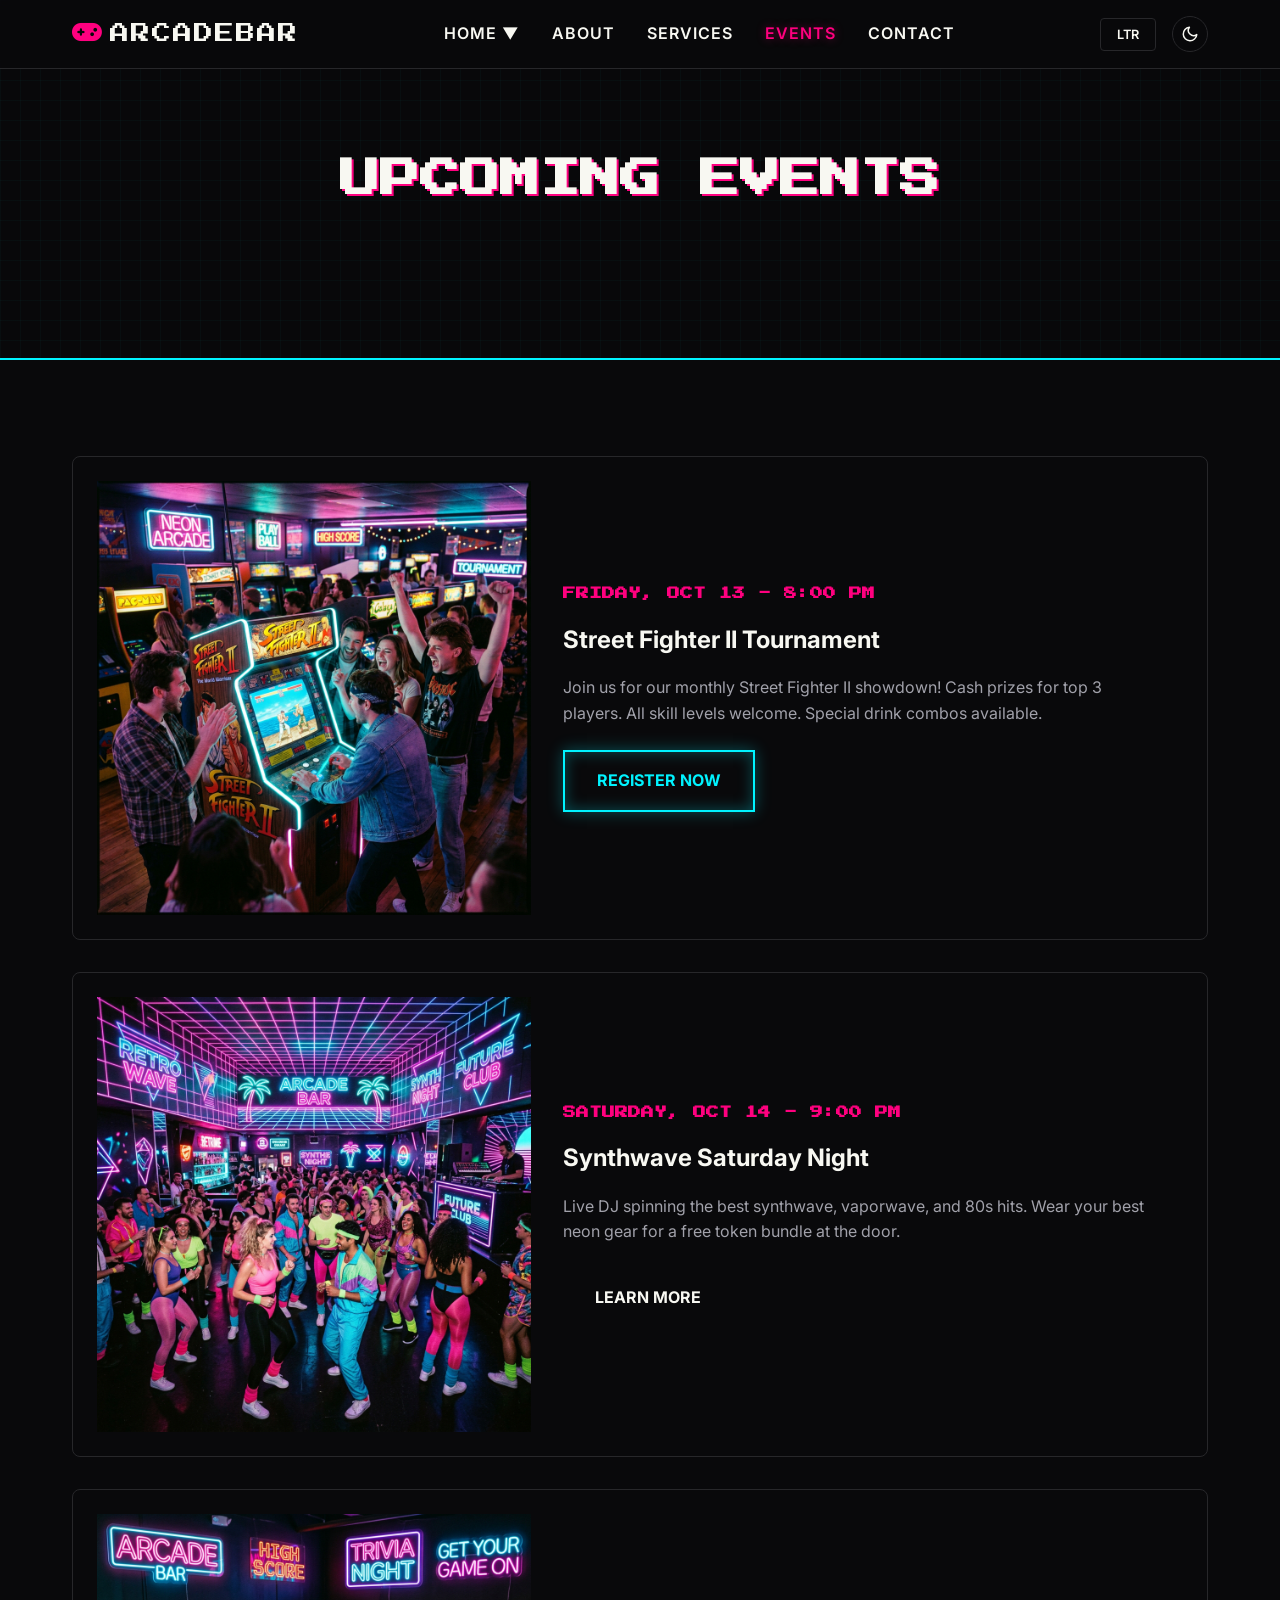
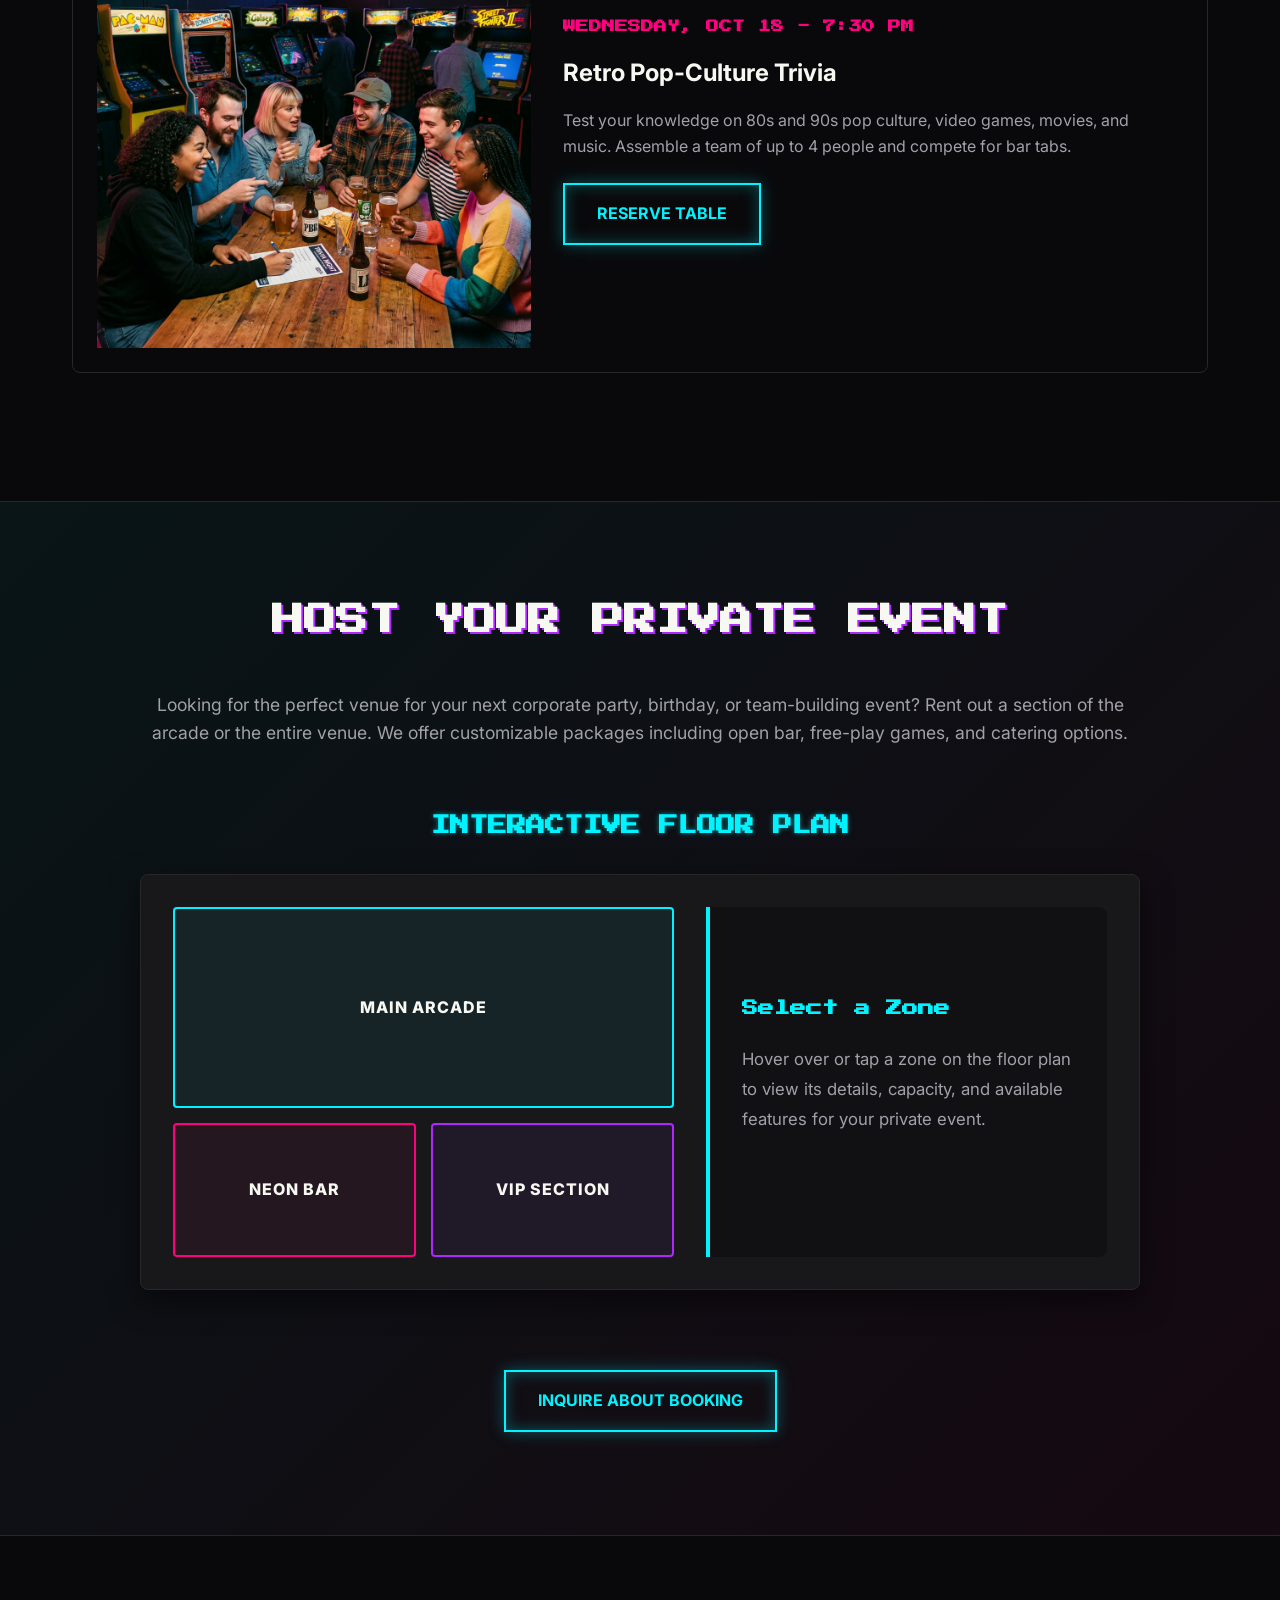
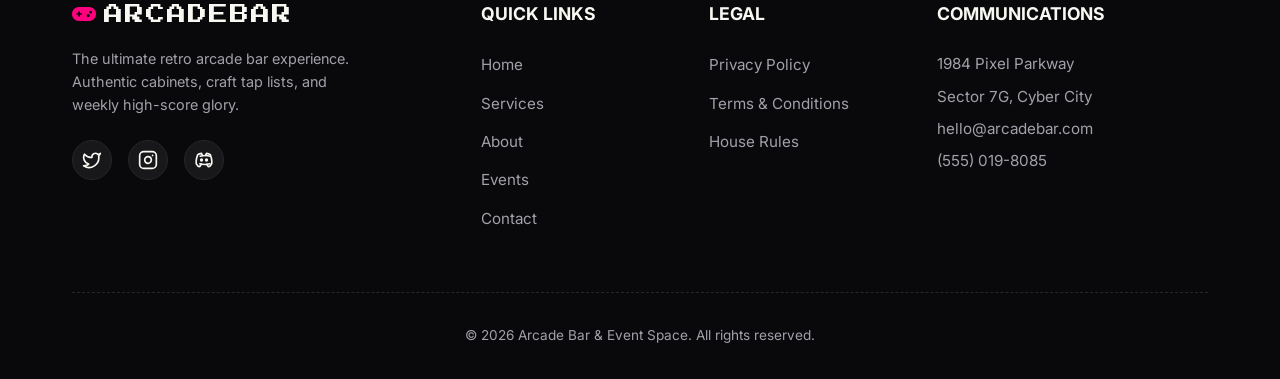
<file: events.html>
<!DOCTYPE html>
<html lang="en" dir="ltr">
<head>
  <meta charset="UTF-8">
  <meta name="viewport" content="width=device-width, initial-scale=1.0">
  <title>Events - Retro Arcade Bar</title>
  <link rel="icon" type="image/svg+xml" href="data:image/svg+xml,<svg xmlns='http://www.w3.org/2000/svg' viewBox='0 0 24 24' fill='none' stroke='%2300f3ff' stroke-width='2' stroke-linecap='round' stroke-linejoin='round'><rect x='4' y='14' width='16' height='6' rx='2'></rect><path d='M12 14v-8'></path><circle cx='12' cy='4' r='2' fill='%23ff007f' stroke='%23ff007f'></circle></svg>">
  <meta name="description" content="Check out the latest events, tournaments, and theme nights at Arcade Bar.">
  
  <!-- Google Fonts -->
  <link rel="preconnect" href="https://fonts.googleapis.com">
  <link rel="preconnect" href="https://fonts.gstatic.com" crossorigin>
  <link href="https://fonts.googleapis.com/css2?family=Inter:wght@300;400;600;800&family=Press+Start+2P&display=swap" rel="stylesheet">
  
  <link rel="stylesheet" href="style.css">
  <link rel="stylesheet" href="sections.css">
  <style>
    .events-section {
      padding: 6rem 0;
    }
    .event-card {
      background: var(--bg-card);
      border: 1px solid var(--border-color);
      border-radius: 8px;
      overflow: hidden;
      transition: transform 0.3s ease, box-shadow 0.3s ease;
      margin-bottom: 2rem;
      display: flex;
      flex-direction: column;
    }
    @media (min-width: 768px) {
      .event-card {
        flex-direction: row;
      }
    }
    .event-card:hover {
      transform: translateY(-5px);
      box-shadow: 0 10px 20px rgba(0, 243, 255, 0.1);
      border-color: var(--neon-cyan);
    }
    .event-image {
      width: 100%;
      height: 250px;
      object-fit: cover;
      background: #111;
    }
    @media (min-width: 768px) {
      .event-image {
        width: 40%;
        height: auto;
      }
    }
    .event-details {
      padding: 2rem;
      flex: 1;
      display: flex;
      flex-direction: column;
      justify-content: center;
    }
    .event-date {
      color: var(--neon-pink);
      font-family: var(--font-retro);
      font-size: 0.8rem;
      margin-bottom: 1rem;
    }
    .event-title {
      font-size: 1.5rem;
      margin-bottom: 1rem;
      color: var(--text-primary);
    }
    .event-desc {
      color: var(--text-secondary);
      margin-bottom: 1.5rem;
      line-height: 1.6;
    }
    .booking-section {
      padding: 6rem 0;
      background: linear-gradient(135deg, rgba(0,243,255,0.05), rgba(255,0,127,0.05));
      border-top: 1px solid var(--border-color);
      text-align: center;
    }
    .booking-content {
      max-width: 800px;
      margin: 0 auto;
    }
    .booking-content p {
      color: var(--text-secondary);
      margin-bottom: 2rem;
      line-height: 1.6;
      font-size: 1.1rem;
    }
  </style>
  <script>
    if (localStorage.getItem('arcade-theme') === 'light') {
      document.documentElement.setAttribute('data-theme', 'light');
    }
  </script>
  <!-- Font Awesome -->
  <link rel="stylesheet" href="https://cdnjs.cloudflare.com/ajax/libs/font-awesome/6.4.0/css/all.min.css">
</head>
<body class="dark-theme">

  <!-- Header -->
  <header class="header">
    <div class="header-container">
      <div class="logo">
        <a href="index.html" style="display: flex; align-items: center; gap: 8px;">
          <span class="logo-icon"><i class="fa-solid fa-gamepad" style="color: var(--neon-pink); font-size: 1.5rem;"></i></span>
          <span class="logo-text">ARCADE<span class="neon-cyan">BAR</span></span>
        </a>
      </div>

      <button class="hamburger" id="hamburger-btn" aria-label="Toggle Menu">
        <span></span>
        <span></span>
        <span></span>
      </button>
      
      <nav class="nav-links">
        <div class="dropdown">
          <button class="dropbtn">Home <span class="arrow">▼</span></button>
          <div class="dropdown-content">
            <a href="index.html">Home 1</a>
            <a href="home-2.html">Home 2</a>
          </div>
        </div>
        <a href="about.html" class="nav-item">About</a>
        <a href="services.html" class="nav-item">Services</a>
        <a href="events.html" class="nav-item active">Events</a>
        <a href="contact.html" class="nav-item">Contact</a>
      </nav>

      <div class="header-toggles">
        <button id="dir-toggle" class="toggle-btn" aria-label="Toggle Text Direction">LTR</button>
        <button id="theme-toggle" class="toggle-btn theme-btn" aria-label="Toggle Theme">
          <svg class="sun-icon" xmlns="http://www.w3.org/2000/svg" width="20" height="20" viewBox="0 0 24 24" fill="none" stroke="currentColor" stroke-width="2" stroke-linecap="round" stroke-linejoin="round"><circle cx="12" cy="12" r="5"></circle><line x1="12" y1="1" x2="12" y2="3"></line><line x1="12" y1="21" x2="12" y2="23"></line><line x1="4.22" y1="4.22" x2="5.64" y2="5.64"></line><line x1="18.36" y1="18.36" x2="19.78" y2="19.78"></line><line x1="1" y1="12" x2="3" y2="12"></line><line x1="21" y1="12" x2="23" y2="12"></line><line x1="4.22" y1="19.78" x2="5.64" y2="18.36"></line><line x1="18.36" y1="5.64" x2="19.78" y2="4.22"></line></svg>
          <svg class="moon-icon" xmlns="http://www.w3.org/2000/svg" width="20" height="20" viewBox="0 0 24 24" fill="none" stroke="currentColor" stroke-width="2" stroke-linecap="round" stroke-linejoin="round"><path d="M21 12.79A9 9 0 1 1 11.21 3 7 7 0 0 0 21 12.79z"></path></svg>
        </button>
      </div>
    </div>
  </header>

  <main>
    <!-- Hero -->
    <section class="page-hero" style="background-image: url('https://images.unsplash.com/photo-1550745165-9bc0b252726f?w=900&auto=format&fit=crop&q=60'); background-size: cover; background-position: center;">
      <div class="hero-overlay"></div>
      <h1>UPCOMING EVENTS</h1>
    </section>

    <!-- Events Section -->
    <section class="events-section">
      <div class="container">
        
        <div class="event-card">
          <img src="images/street_fighter_tournament.png" alt="Street Fighter II Tournament" class="event-image">
          <div class="event-details">
            <div class="event-date">FRIDAY, OCT 13 - 8:00 PM</div>
            <h3 class="event-title">Street Fighter II Tournament</h3>
            <p class="event-desc">Join us for our monthly Street Fighter II showdown! Cash prizes for top 3 players. All skill levels welcome. Special drink combos available.</p>
            <a href="#" class="btn btn-primary" style="align-self: flex-start;">Register Now</a>
          </div>
        </div>

        <div class="event-card">
          <img src="images/synthwave_night.png" alt="Synthwave Saturday Night" class="event-image">
          <div class="event-details">
            <div class="event-date">SATURDAY, OCT 14 - 9:00 PM</div>
            <h3 class="event-title">Synthwave Saturday Night</h3>
            <p class="event-desc">Live DJ spinning the best synthwave, vaporwave, and 80s hits. Wear your best neon gear for a free token bundle at the door.</p>
            <a href="#" class="btn btn-outline" style="align-self: flex-start;">Learn More</a>
          </div>
        </div>

        <div class="event-card">
          <img src="images/retro_trivia.png" alt="Retro Trivia Night" class="event-image">
          <div class="event-details">
            <div class="event-date">WEDNESDAY, OCT 18 - 7:30 PM</div>
            <h3 class="event-title">Retro Pop-Culture Trivia</h3>
            <p class="event-desc">Test your knowledge on 80s and 90s pop culture, video games, movies, and music. Assemble a team of up to 4 people and compete for bar tabs.</p>
            <a href="#" class="btn btn-primary" style="align-self: flex-start;">Reserve Table</a>
          </div>
        </div>

      </div>
    </section>

    <!-- Private Events Booking -->
    <section class="booking-section">
      <div class="container">
        <div class="booking-content" style="max-width: 1000px;">
          <h2 class="section-title">Host Your Private Event</h2>
          <p>Looking for the perfect venue for your next corporate party, birthday, or team-building event? Rent out a section of the arcade or the entire venue. We offer customizable packages including open bar, free-play games, and catering options.</p>
          
          <!-- Interactive Venue Map -->
          <div class="interactive-map-wrapper" style="margin: 4rem 0; text-align: left;">
            <h3 style="font-family: var(--font-retro); font-size: 1.2rem; color: var(--neon-cyan); margin-bottom: 2rem; text-align: center; text-shadow: 0 0 5px rgba(0,243,255,0.5);">INTERACTIVE FLOOR PLAN</h3>
            <div style="display: flex; flex-wrap: wrap; gap: 2rem; background: var(--bg-secondary); padding: 2rem; border-radius: 8px; border: 1px solid var(--border-color); box-shadow: 0 10px 30px rgba(0,0,0,0.5);">
              
              <!-- Map Grid -->
              <div class="venue-map" style="flex: 1 1 400px; display: grid; grid-template-columns: 1fr 1fr; grid-template-rows: 1.5fr 1fr; gap: 15px; height: 350px;">
                <div class="map-zone" data-title="Main Arcade Floor" data-desc="The heart of the action! Features over 50 classic arcade cabinets, fighting game setups, and pinball machines. Perfect for large groups and free-play mingling. Capacity: 100+" data-color="var(--neon-cyan)" style="grid-column: 1 / 3; grid-row: 1 / 2; background: rgba(0, 243, 255, 0.05); border: 2px solid var(--neon-cyan); display: flex; align-items: center; justify-content: center; font-weight: 800; font-family: var(--font-modern); letter-spacing: 1px; color: var(--text-primary); cursor: pointer; transition: all 0.3s ease; border-radius: 4px; text-transform: uppercase;">
                  Main Arcade
                </div>
                <div class="map-zone" data-title="Neon Bar & Lounge" data-desc="Fully stocked central bar featuring craft beers on tap, signature retro-themed cocktails, and comfortable lounge seating for taking a break between games. Capacity: 40" data-color="var(--neon-pink)" style="grid-column: 1 / 2; grid-row: 2 / 3; background: rgba(255, 0, 127, 0.05); border: 2px solid var(--neon-pink); display: flex; align-items: center; justify-content: center; font-weight: 800; font-family: var(--font-modern); letter-spacing: 1px; color: var(--text-primary); cursor: pointer; transition: all 0.3s ease; border-radius: 4px; text-transform: uppercase;">
                  Neon Bar
                </div>
                <div class="map-zone" data-title="VIP Reserved Section" data-desc="A semi-private area ideal for smaller gatherings or VIPs, complete with dedicated cocktail service, private game cabinets, and customized leaderboards. Capacity: 20" data-color="var(--neon-purple)" style="grid-column: 2 / 3; grid-row: 2 / 3; background: rgba(176, 38, 255, 0.05); border: 2px solid var(--neon-purple); display: flex; align-items: center; justify-content: center; font-weight: 800; font-family: var(--font-modern); letter-spacing: 1px; color: var(--text-primary); cursor: pointer; transition: all 0.3s ease; border-radius: 4px; text-transform: uppercase;">
                  VIP Section
                </div>
              </div>

              <!-- Map Info Panel -->
              <div class="map-info" style="flex: 1 1 300px; display: flex; flex-direction: column; justify-content: center; padding: 2rem; background: rgba(0,0,0,0.3); border-left: 4px solid var(--neon-cyan); border-radius: 0 8px 8px 0;">
                <h4 id="zone-title" style="font-family: var(--font-retro); font-size: 1rem; color: var(--neon-cyan); margin-bottom: 1.5rem; line-height: 1.4;">Select a Zone</h4>
                <p id="zone-desc" style="color: var(--text-secondary); line-height: 1.8; font-size: 1.05rem;">Hover over or tap a zone on the floor plan to view its details, capacity, and available features for your private event.</p>
              </div>
            </div>
          </div>

          <a href="contact.html" class="btn btn-primary" style="margin-top: 1rem;">Inquire About Booking</a>
        </div>
      </div>
    </section>

    <script>
      document.addEventListener('DOMContentLoaded', () => {
        const zones = document.querySelectorAll('.map-zone');
        const titleEl = document.getElementById('zone-title');
        const descEl = document.getElementById('zone-desc');
        const infoPanel = document.querySelector('.map-info');

        zones.forEach(zone => {
          // Hover logic
          zone.addEventListener('mouseenter', () => {
            const color = zone.getAttribute('data-color');
            
            // Highlight current zone
            zone.style.background = color.replace('var(--', '').replace(')', '') === 'neon-cyan' ? 'rgba(0, 243, 255, 0.2)' : 
                                    color.replace('var(--', '').replace(')', '') === 'neon-pink' ? 'rgba(255, 0, 127, 0.2)' : 
                                    'rgba(176, 38, 255, 0.2)';
            zone.style.boxShadow = `0 0 20px ${color}`;
            zone.style.transform = 'scale(1.02)';
            zone.style.zIndex = '10';
            
            // Update info panel
            titleEl.textContent = zone.getAttribute('data-title');
            titleEl.style.color = color;
            descEl.textContent = zone.getAttribute('data-desc');
            infoPanel.style.borderLeftColor = color;
          });
          
          // Leave logic
          zone.addEventListener('mouseleave', () => {
            const color = zone.getAttribute('data-color');
            
            // Reset zone styles
            zone.style.background = color.replace('var(--', '').replace(')', '') === 'neon-cyan' ? 'rgba(0, 243, 255, 0.05)' : 
                                    color.replace('var(--', '').replace(')', '') === 'neon-pink' ? 'rgba(255, 0, 127, 0.05)' : 
                                    'rgba(176, 38, 255, 0.05)';
            zone.style.boxShadow = 'none';
            zone.style.transform = 'scale(1)';
            zone.style.zIndex = '1';
          });
        });
      });
    </script>

  </main>

  <footer class="footer">
    <div class="container">
      <div class="footer-grid">
        <div class="footer-brand">
          <a href="index.html" style="display: flex; align-items: center; gap: 8px; margin-bottom: 1rem;">
            <span class="logo-icon"><i class="fa-solid fa-gamepad" style="color: var(--neon-pink); font-size: 1.2rem;"></i></span>
            <span class="logo-text">ARCADE<span class="neon-cyan">BAR</span></span>
          </a>
          <p class="footer-desc">The ultimate retro arcade bar experience. Authentic cabinets, craft tap lists, and weekly high-score glory.</p>
          <div class="social-icons">
            <a href="#" aria-label="Twitter"><svg xmlns="http://www.w3.org/2000/svg" width="20" height="20" viewBox="0 0 24 24" fill="none" stroke="currentColor" stroke-width="2" stroke-linecap="round" stroke-linejoin="round"><path d="M22 4s-.7 2.1-2 3.4c1.6 10-9.4 17.3-18 11.6 2.2.1 4.4-.6 6-2C3 15.5.5 9.6 3 5c2.2 2.6 5.6 4.1 9 4-.9-4.2 4-6.6 7-3.8 1.1 0 3-1.2 3-1.2z"></path></svg></a>
            <a href="#" aria-label="Instagram"><svg xmlns="http://www.w3.org/2000/svg" width="20" height="20" viewBox="0 0 24 24" fill="none" stroke="currentColor" stroke-width="2" stroke-linecap="round" stroke-linejoin="round"><rect x="2" y="2" width="20" height="20" rx="5" ry="5"></rect><path d="M16 11.37A4 4 0 1 1 12.63 8 4 4 0 0 1 16 11.37z"></path><line x1="17.5" y1="6.5" x2="17.51" y2="6.5"></line></svg></a>
            <a href="#" aria-label="Discord"><svg xmlns="http://www.w3.org/2000/svg" width="20" height="20" viewBox="0 0 24 24" fill="none" stroke="currentColor" stroke-width="2" stroke-linecap="round" stroke-linejoin="round"><circle cx="9" cy="12" r="1"></circle><circle cx="15" cy="12" r="1"></circle><path d="M7.5 7.5c3.5-1 8.5-1 12 0"></path><path d="M7 16.5c3.5 1 8.5 1 12 0"></path><path d="M15.5 17c0 1 1.5 3 2 3 1.5 0 2.833-1.667 3.5-3 .667-1.667.5-5.833-1.5-11.5-1.457-1.015-3-1.34-4.5-1.5l-1 2.5"></path><path d="M8.5 17c0 1-1.5 3-2 3-1.5 0-2.833-1.667-3.5-3-.667-1.667-.5-5.833 1.5-11.5 1.457-1.015 3-1.34 4.5-1.5l1 2.5"></path></svg></a>
          </div>
        </div>
        
        <div class="footer-links">
          <h3>QUICK LINKS</h3>
          <ul>
            <li><a href="index.html">Home</a></li>
            <li><a href="services.html">Services</a></li>
            <li><a href="about.html">About</a></li>
            <li><a href="events.html">Events</a></li>
            <li><a href="contact.html">Contact</a></li>
          </ul>
        </div>

        <div class="footer-links">
          <h3>LEGAL</h3>
          <ul>
            <li><a href="#">Privacy Policy</a></li>
            <li><a href="#">Terms & Conditions</a></li>
            <li><a href="#">House Rules</a></li>
          </ul>
        </div>
        
        <div class="footer-contact">
          <h3>COMMUNICATIONS</h3>
          <p>1984 Pixel Parkway</p>
          <p>Sector 7G, Cyber City</p>
          <p><a href="mailto:hello@arcadebar.com" class="contact-link">hello@arcadebar.com</a></p>
          <p><a href="tel:5550198085" class="contact-link">(555) 019-8085</a></p>
        </div>
      </div>
      
      <div class="footer-bottom">
        <p>&copy; 2026 Arcade Bar & Event Space. All rights reserved.</p>
      </div>
    </div>
  </footer>

  <script src="script.js"></script>
</body>
</html>
</file>
<file: style.css>
:root {
  /* Default: Dark Theme */
  --bg-color: #09090b;
  --bg-secondary: #18181b;
  --text-primary: #f8f8f2;
  --text-secondary: #a1a1aa;
  
  --neon-pink: #ff007f;
  --neon-cyan: #00f3ff;
  --neon-purple: #b026ff;
  
  --border-color: #27272a;
  
  --font-retro: 'Press Start 2P', cursive;
  --font-modern: 'Inter', sans-serif;

  --hero-glass-bg: rgba(9, 9, 11, 0.7);
  --hero-overlay-bg: rgba(9, 9, 11, 0.5);
}

[data-theme="light"] {
  /* Light Theme */
  --bg-color: #f4f4f5;
  --bg-secondary: #ffffff;
  --text-primary: #18181b;
  --text-secondary: #52525b;
  
  --neon-pink: #d9006c;
  --neon-cyan: #0088cc;
  --neon-purple: #7e1eb8;
  
  --border-color: #e4e4e7;
}

/* Force hero sections to use dark mode contrast */
.hero, .page-hero {
  --text-primary: #f8f8f2;
  --text-secondary: #a1a1aa;
  --neon-pink: #ff007f;
  --neon-cyan: #00f3ff;
  --neon-purple: #b026ff;
}

* {
  margin: 0;
  padding: 0;
  box-sizing: border-box;
}

body {
  font-family: var(--font-modern);
  background-color: var(--bg-color);
  color: var(--text-primary);
  line-height: 1.6;
  overflow-x: hidden;
  transition: background-color 0.3s ease, color 0.3s ease;
}

a {
  text-decoration: none;
  color: inherit;
}

.container {
  max-width: 1200px;
  margin: 0 auto;
  padding: 0 2rem;
}

.section-title {
  font-family: var(--font-retro);
  font-size: 2rem;
  margin-bottom: 3rem;
  text-align: center;
  text-transform: uppercase;
  text-shadow: 2px 2px 0px var(--neon-purple);
  color: var(--text-primary);
  line-height: 1.4;
}

/* Header */
.header {
  position: fixed;
  top: 0;
  left: 0;
  right: 0;
  width: 100%;
  background-color: rgba(9, 9, 11, 0.85);
  backdrop-filter: blur(10px);
  -webkit-backdrop-filter: blur(10px);
  border-bottom: 1px solid var(--border-color);
  z-index: 1000;
  padding: 1rem 0;
}

[data-theme="light"] .header {
  background-color: rgba(244, 244, 245, 0.85);
}

.header-container {
  max-width: 1200px;
  margin: 0 auto;
  padding: 0 2rem;
  display: flex;
  justify-content: space-between;
  align-items: center;
}

.logo-text {
  font-family: var(--font-retro);
  font-size: 1.2rem;
  color: var(--text-primary);
  letter-spacing: 2px;
}

.neon-pink {
  color: var(--neon-pink);
  text-shadow: 0 0 10px var(--neon-pink);
}

.nav-links {
  display: flex;
  gap: 2rem;
  align-items: center;
}

.nav-item, .dropbtn {
  font-family: var(--font-modern);
  font-weight: 600;
  font-size: 1rem;
  color: var(--text-primary);
  text-transform: uppercase;
  letter-spacing: 1px;
  background: none;
  border: none;
  cursor: pointer;
  transition: color 0.3s ease;
}

.nav-item:hover, .dropbtn:hover {
  color: var(--neon-cyan);
}

.nav-item.active, .dropbtn.active {
  color: var(--neon-pink);
  text-shadow: 0 0 10px rgba(255, 0, 127, 0.4);
}

.dropdown {
  position: relative;
  display: inline-block;
}

.dropdown-content {
  display: none;
  position: absolute;
  background-color: var(--bg-secondary);
  min-width: 160px;
  box-shadow: 0px 8px 16px 0px rgba(0,0,0,0.2);
  z-index: 1;
  border: 1px solid var(--neon-cyan);
  border-radius: 4px;
  overflow: hidden;
  top: 100%;
  left: 0;
}

[dir="rtl"] .dropdown-content {
  left: auto;
  right: 0;
}

.dropdown-content a {
  color: var(--text-primary);
  padding: 12px 16px;
  display: block;
  font-size: 0.9rem;
  font-weight: 600;
  transition: background-color 0.2s, color 0.2s;
}

.dropdown-content a:hover {
  background-color: var(--neon-cyan);
  color: #000;
}

.dropdown:hover .dropdown-content {
  display: block;
}

/* Header Toggles */
.header-toggles {
  display: flex;
  gap: 1rem;
  align-items: center;
}

.toggle-btn {
  background: transparent;
  border: 1px solid var(--border-color);
  color: var(--text-primary);
  padding: 0.5rem 1rem;
  font-family: var(--font-modern);
  font-size: 0.8rem;
  font-weight: 600;
  cursor: pointer;
  border-radius: 4px;
  transition: all 0.3s ease;
  display: flex;
  align-items: center;
  justify-content: center;
}

.toggle-btn:hover {
  border-color: var(--neon-pink);
  box-shadow: 0 0 10px rgba(255, 0, 127, 0.4);
}

.theme-btn {
  padding: 0.5rem;
  border-radius: 50%;
  width: 36px;
  height: 36px;
}

.sun-icon { display: none; }
.moon-icon { display: block; }

[data-theme="light"] .sun-icon { display: block; }
[data-theme="light"] .moon-icon { display: none; }

/* Hamburger Menu */
.hamburger {
  display: none;
  background: none;
  border: none;
  cursor: pointer;
  padding: 0.5rem;
  flex-direction: column;
  gap: 5px;
}
.hamburger span {
  display: block;
  width: 25px;
  height: 3px;
  background-color: var(--text-primary);
  transition: all 0.3s ease;
}

/* Hero Section */
.hero {
  height: 90vh;
  display: flex;
  align-items: center;
  justify-content: center;
  position: relative;
  text-align: center;
  overflow: hidden;
  background: radial-gradient(circle at center, var(--bg-secondary) 0%, var(--bg-color) 100%);
}

.hero::before {
  content: '';
  position: absolute;
  top: 0; left: 0; right: 0; bottom: 0;
  background-image: 
    linear-gradient(rgba(0, 243, 255, 0.05) 1px, transparent 1px),
    linear-gradient(90deg, rgba(0, 243, 255, 0.05) 1px, transparent 1px);
  background-size: 30px 30px;
  z-index: 1;
}

.hero-overlay {
  position: absolute;
  top: 0; left: 0; right: 0; bottom: 0;
  background-color: var(--hero-overlay-bg);
  z-index: 0;
}

.hero-content {
  position: relative;
  z-index: 2;
  max-width: 800px;
  padding: 2rem;
}

.glitch {
  font-family: var(--font-retro);
  font-size: 3rem;
  color: var(--text-primary);
  position: relative;
  margin-bottom: 1.5rem;
  line-height: 1.3;
}

.glitch::before, .glitch::after {
  content: attr(data-text);
  position: absolute;
  top: 0;
  left: 0;
  width: 100%;
  height: 100%;
}

.glitch::before {
  left: 2px;
  text-shadow: -2px 0 var(--neon-pink);
  clip: rect(24px, 550px, 90px, 0);
  animation: glitch-anim-2 3s infinite linear alternate-reverse;
}

.glitch::after {
  left: -2px;
  text-shadow: -2px 0 var(--neon-cyan);
  clip: rect(85px, 550px, 140px, 0);
  animation: glitch-anim 2.5s infinite linear alternate-reverse;
}

@keyframes glitch-anim {
  0% { clip: rect(10px, 9999px, 31px, 0); }
  20% { clip: rect(62px, 9999px, 18px, 0); }
  40% { clip: rect(39px, 9999px, 86px, 0); }
  60% { clip: rect(7px, 9999px, 14px, 0); }
  80% { clip: rect(54px, 9999px, 91px, 0); }
  100% { clip: rect(22px, 9999px, 66px, 0); }
}

@keyframes glitch-anim-2 {
  0% { clip: rect(65px, 9999px, 100px, 0); }
  20% { clip: rect(14px, 9999px, 78px, 0); }
  40% { clip: rect(98px, 9999px, 34px, 0); }
  60% { clip: rect(43px, 9999px, 12px, 0); }
  80% { clip: rect(81px, 9999px, 56px, 0); }
  100% { clip: rect(2px, 9999px, 99px, 0); }
}

.subtitle {
  font-size: 1.25rem;
  color: var(--text-secondary);
  margin-bottom: 2.5rem;
  letter-spacing: 1px;
}

.btn {
  display: inline-block;
  padding: 1rem 2rem;
  font-family: var(--font-modern);
  font-weight: 700;
  font-size: 1rem;
  text-transform: uppercase;
  border: none;
  cursor: pointer;
  transition: all 0.3s ease;
  position: relative;
  overflow: hidden;
}

.btn-primary {
  background-color: transparent;
  color: var(--neon-cyan);
  border: 2px solid var(--neon-cyan);
  box-shadow: 0 0 15px rgba(0, 243, 255, 0.3), inset 0 0 15px rgba(0, 243, 255, 0.3);
}

.btn-primary:hover {
  background-color: var(--neon-cyan);
  color: #000;
  box-shadow: 0 0 25px rgba(0, 243, 255, 0.6), inset 0 0 15px rgba(0, 243, 255, 0.6);
}

/* Games Section */
.games-section {
  padding: 6rem 0;
  background-color: var(--bg-color);
}

.games-grid {
  display: grid;
  grid-template-columns: repeat(auto-fit, minmax(250px, 1fr));
  gap: 2rem;
}

.game-card {
  background-color: var(--bg-secondary);
  border: 1px solid var(--border-color);
  border-radius: 8px;
  overflow: hidden;
  transition: transform 0.3s ease, box-shadow 0.3s ease;
  cursor: pointer;
}

.game-card:hover {
  transform: translateY(-10px);
  box-shadow: 0 10px 30px rgba(0, 0, 0, 0.5);
  border-color: var(--neon-purple);
}

.game-image {
  height: 200px;
  width: 100%;
  position: relative;
}

.bg-neon-cyan { background: linear-gradient(135deg, rgba(0,243,255,0.2), rgba(0,243,255,0.05)); border-bottom: 2px solid var(--neon-cyan); }
.bg-neon-pink { background: linear-gradient(135deg, rgba(255,0,127,0.2), rgba(255,0,127,0.05)); border-bottom: 2px solid var(--neon-pink); }
.bg-neon-purple { background: linear-gradient(135deg, rgba(176,38,255,0.2), rgba(176,38,255,0.05)); border-bottom: 2px solid var(--neon-purple); }

.game-info {
  padding: 1.5rem;
}

.game-info h3 {
  font-family: var(--font-retro);
  font-size: 1rem;
  margin-bottom: 0.5rem;
  color: var(--text-primary);
}

.game-info p {
  color: var(--text-secondary);
  font-size: 0.9rem;
}

/* Leaderboard Section */
.leaderboard-section {
  padding: 6rem 0;
  background-color: var(--bg-secondary);
  border-top: 1px solid var(--border-color);
  border-bottom: 1px solid var(--border-color);
}

.text-center { text-align: center; }

.leaderboard-table-container {
  overflow-x: auto;
}

.leaderboard-table {
  width: 100%;
  border-collapse: collapse;
  font-family: var(--font-modern);
}

.leaderboard-table th {
  font-family: var(--font-modern);
  font-size: 0.9rem;
  text-transform: uppercase;
  color: var(--neon-pink);
  text-align: left;
  padding: 1rem;
  border-bottom: 2px solid var(--border-color);
}

[dir="rtl"] .leaderboard-table th,
[dir="rtl"] .leaderboard-table td {
  text-align: right;
}

.leaderboard-table td {
  padding: 1rem;
  border-bottom: 1px solid var(--border-color);
  font-weight: 600;
  color: var(--text-secondary);
}

.leaderboard-table tr:hover td {
  background-color: rgba(255, 255, 255, 0.05);
  color: var(--text-primary);
}

.rank-1 td { color: #ffd700; text-shadow: 0 0 5px rgba(255, 215, 0, 0.5); }
.rank-2 td { color: #c0c0c0; text-shadow: 0 0 5px rgba(192, 192, 192, 0.5); }
.rank-3 td { color: #cd7f32; text-shadow: 0 0 5px rgba(205, 127, 50, 0.5); }

/* Tap List */
.tap-list-section {
  padding: 6rem 0;
}

.tap-grid {
  display: grid;
  grid-template-columns: repeat(2, 1fr);
  gap: 2rem;
}

@media (max-width: 768px) {
  .tap-grid {
    grid-template-columns: 1fr;
  }
}

.tap-item {
  background: var(--bg-secondary);
  padding: 1.5rem;
  border-left: 4px solid var(--neon-cyan);
  border-radius: 4px;
  display: flex;
  flex-direction: column;
  height: 100%;
}

.tap-item:nth-child(even) {
  border-left-color: var(--neon-pink);
}

.tap-header {
  display: flex;
  justify-content: space-between;
  align-items: baseline;
  margin-bottom: 0.5rem;
  border-bottom: 1px dashed var(--border-color);
  padding-bottom: 0.5rem;
}

.tap-name {
  font-family: var(--font-modern);
  font-size: 1.1rem;
  font-weight: 700;
  color: var(--text-primary);
}

.tap-price {
  font-weight: 800;
  color: var(--neon-cyan);
}

.tap-item:nth-child(even) .tap-price {
  color: var(--neon-pink);
}

.tap-desc {
  color: var(--text-secondary);
  font-size: 0.9rem;
  margin-top: auto;
}

/* Booking Section */
.booking-section {
  padding: 6rem 0;
  background: linear-gradient(180deg, var(--bg-color) 0%, var(--bg-secondary) 100%);
  border-top: 1px solid var(--border-color);
}

.booking-container {
  display: grid;
  grid-template-columns: 1fr 1fr;
  gap: 4rem;
  align-items: center;
}

.booking-content p {
  color: var(--text-secondary);
  font-size: 1.1rem;
}

.booking-form {
  background-color: var(--bg-color);
  padding: 2.5rem;
  border-radius: 8px;
  border: 1px solid var(--border-color);
  box-shadow: 0 20px 40px rgba(0,0,0,0.4);
}

.form-group {
  margin-bottom: 1.5rem;
}

.form-group label {
  display: block;
  margin-bottom: 0.5rem;
  font-family: var(--font-modern);
  font-size: 0.8rem;
  font-weight: 600;
  color: var(--text-secondary);
  text-transform: uppercase;
}

.form-group input, .form-group select {
  width: 100%;
  padding: 0.8rem;
  background-color: var(--bg-secondary);
  border: 1px solid var(--border-color);
  color: var(--text-primary);
  border-radius: 4px;
  font-family: var(--font-modern);
  transition: border-color 0.3s;
}

.form-group input:focus, .form-group select:focus {
  outline: none;
  border-color: var(--neon-purple);
}

.submit-btn {
  width: 100%;
  margin-top: 1rem;
}

/* Footer Refactor */
.footer {
  background-color: var(--bg-color);
  padding: 4rem 0 2rem;
  border-top: 1px solid var(--border-color);
  font-family: var(--font-modern);
}

.footer-grid {
  display: grid;
  grid-template-columns: 2fr 1fr 1fr 1.5fr;
  gap: 3rem;
  margin-bottom: 3rem;
  text-align: left;
}

[dir="rtl"] .footer-grid {
  text-align: right;
}

.footer-brand {
  max-width: 300px;
}

.footer-desc {
  color: var(--text-secondary);
  font-size: 0.9rem;
  margin-bottom: 1.5rem;
  line-height: 1.6;
}

.social-icons {
  display: flex;
  gap: 1rem;
}

.social-icons a {
  display: flex;
  align-items: center;
  justify-content: center;
  width: 40px;
  height: 40px;
  border-radius: 50%;
  background: var(--bg-secondary);
  color: var(--text-primary);
  border: 1px solid var(--border-color);
  transition: all 0.3s ease;
}

.social-icons a:hover {
  background: var(--neon-cyan);
  color: #000;
  border-color: var(--neon-cyan);
  transform: translateY(-3px);
  box-shadow: 0 5px 15px rgba(0,243,255,0.3);
}

.footer-links h3, .footer-contact h3 {
  font-family: var(--font-modern);
  font-size: 1.1rem;
  font-weight: 700;
  color: var(--text-primary);
  margin-bottom: 1.5rem;
}

.footer-links ul {
  list-style: none;
}

.footer-links li {
  margin-bottom: 0.8rem;
}

.footer-links a, .contact-link {
  color: var(--text-secondary);
  font-size: 0.95rem;
  transition: color 0.3s ease;
}

.footer-links a:hover, .contact-link:hover {
  color: var(--neon-pink);
  text-shadow: 0 0 8px rgba(255,0,127,0.3);
}

.footer-contact p {
  color: var(--text-secondary);
  font-size: 0.95rem;
  margin-bottom: 0.5rem;
}

.footer-bottom {
  border-top: 1px dashed var(--border-color);
  padding-top: 2rem;
  text-align: center;
  color: var(--text-secondary);
  font-size: 0.85rem;
}

@media (max-width: 1024px) {
  .footer-grid {
    grid-template-columns: 1fr 1fr;
  }
  .booking-container {
    gap: 2rem;
  }
  section:not(.hero):not(.page-hero) {
    padding: 5rem 0;
  }
}

@media (max-width: 576px) {
  .footer-grid {
    grid-template-columns: 1fr;
  }
}

/* Unsplash Placeholders */
img.unsplash-placeholder {
  display: flex;
  align-items: center;
  justify-content: center;
  width: 100%;
  height: 100%;
  object-fit: cover;
  background-color: var(--bg-secondary);
  border: 1px dashed var(--neon-cyan);
  min-height: 200px;
  color: var(--text-secondary);
  font-family: var(--font-modern);
  font-size: 0.8rem;
  text-align: center;
}
img.unsplash-placeholder.portrait {
  border-radius: 50%;
  min-height: 150px;
  width: 150px;
  height: 150px;
}
img.unsplash-placeholder.merch {
  height: 200px;
}
img.unsplash-placeholder.atmosphere {
  height: 400px;
  border-radius: 8px;
}

/* Responsive */
@media (max-width: 768px) {
  section:not(.hero):not(.page-hero) {
    padding: 4rem 0;
  }
  
  .header-container {
    flex-wrap: wrap;
  }
  
  .hamburger {
    display: flex;
    order: 1;
  }
  
  .logo {
    order: 0;
  }
  
  .nav-links {
    order: 2;
    display: none;
    width: 100%;
    flex-direction: column;
    margin-top: 1rem;
    gap: 1rem;
  }
  
  .header-toggles {
    order: 3;
    display: none;
    width: 100%;
    justify-content: center;
    margin-top: 1rem;
    padding-top: 1rem;
    border-top: 1px solid var(--border-color);
  }
  
  .header-container.menu-open .nav-links,
  .header-container.menu-open .header-toggles {
    display: flex;
  }

  .header-container.menu-open .hamburger span:nth-child(1) {
    transform: translateY(8px) rotate(45deg);
  }
  .header-container.menu-open .hamburger span:nth-child(2) {
    opacity: 0;
  }
  .header-container.menu-open .hamburger span:nth-child(3) {
    transform: translateY(-8px) rotate(-45deg);
  }
  
  .booking-container {
    grid-template-columns: 1fr;
    gap: 2rem;
  }
  
  .glitch {
    font-size: 2rem;
  }
  
  .section-title {
    font-size: 1.5rem;
    margin-bottom: 2rem;
  }
}

@media (max-width: 480px) {
  section:not(.hero):not(.page-hero) {
    padding: 3rem 0;
  }
  
  .container {
    padding: 0 1rem;
  }
  
  .glitch {
    font-size: 1.5rem;
  }
  
  .section-title {
    font-size: 1.25rem;
  }
  
  .hero-content {
    padding: 1.5rem;
  }
  
  .booking-form {
    padding: 1.5rem;
  }
  
  .btn {
    padding: 0.8rem 1.5rem;
    font-size: 0.7rem;
  }
}
</file>
<file: sections.css>
/* Page Hero */
.page-hero {
  height: 40vh;
  display: flex;
  align-items: center;
  justify-content: center;
  background: radial-gradient(circle at center, var(--bg-secondary) 0%, var(--bg-color) 100%);
  position: relative;
  text-align: center;
  border-bottom: 2px solid var(--neon-cyan);
}
.page-hero::before {
  content: '';
  position: absolute;
  top: 0; left: 0; right: 0; bottom: 0;
  background-image: linear-gradient(rgba(0, 243, 255, 0.05) 1px, transparent 1px),
                    linear-gradient(90deg, rgba(0, 243, 255, 0.05) 1px, transparent 1px);
  background-size: 20px 20px;
}
.page-hero h1 {
  font-family: var(--font-retro);
  font-size: 2.5rem;
  color: var(--text-primary);
  text-shadow: 2px 2px 0px var(--neon-pink);
  position: relative;
  z-index: 2;
}

/* Newsletter Section */
.newsletter-section { padding: 6rem 0; background: var(--bg-color); border-top: 1px solid var(--border-color); }
.newsletter-box { background: var(--bg-secondary); padding: 3rem; border-radius: 8px; border: 2px solid var(--neon-cyan); text-align: center; box-shadow: 0 0 20px rgba(0,243,255,0.1); }
.newsletter-form { display: flex; gap: 1rem; max-width: 500px; margin: 2rem auto 0; }
.newsletter-form input { flex: 1; padding: 1rem; background: var(--bg-color); border: 1px solid var(--border-color); color: var(--text-primary); border-radius: 4px; }
.newsletter-form button { padding: 1rem 2rem; border-radius: 4px; }

/* Social Wall Section */
.social-wall-section { padding: 6rem 0; background: var(--bg-secondary); }
.social-grid { display: flex; flex-wrap: wrap; justify-content: center; gap: 1rem; }
.social-item { flex: 1 1 200px; max-width: 300px; height: 200px; background: var(--bg-secondary); border: 1px solid var(--border-color); position: relative; overflow: hidden; border-radius: 4px; transition: 0.3s; }
.social-item:hover { border-color: var(--neon-pink); transform: scale(1.02); z-index: 10; box-shadow: 0 0 15px rgba(255,0,127,0.3); }

/* Atmosphere Section */
.atmosphere-section { padding: 6rem 0; background: var(--bg-color); }
.atmosphere-grid { display: grid; grid-template-columns: 1fr 1fr; gap: 4rem; align-items: center; }
.atmosphere-img { height: 400px; background: linear-gradient(135deg, rgba(0,243,255,0.2), rgba(176,38,255,0.2)); border: 1px solid var(--neon-purple); border-radius: 8px; }

/* Drinks / Cocktails */
.cocktails-section { padding: 6rem 0; background: var(--bg-secondary); border-top: 1px dashed var(--border-color); }

/* Event Calendar */
.calendar-section { padding: 6rem 0; background: var(--bg-color); }
.event-card { background: var(--bg-secondary); padding: 1.5rem; border-left: 4px solid var(--neon-cyan); margin-bottom: 1rem; display: flex; justify-content: space-between; align-items: center; border-radius: 4px; }
.event-date { font-family: var(--font-modern); font-weight: 600; color: var(--neon-pink); font-size: 0.9rem; margin-bottom: 0.5rem; }

/* Testimonials */
.testimonials-section { padding: 6rem 0; background: var(--bg-secondary); border-top: 1px solid var(--border-color); }
.testimonial-grid { display: grid; grid-template-columns: repeat(auto-fit, minmax(300px, 1fr)); gap: 2rem; }
.testimonial-card { background: var(--bg-color); padding: 2rem; border: 1px dashed var(--border-color); position: relative; border-radius: 8px; }
.testimonial-card::before { content: '"'; font-family: var(--font-retro); font-size: 4rem; color: var(--neon-purple); position: absolute; top: -10px; left: 10px; opacity: 0.3; }

/* Quick Reserve */
.quick-reserve-section { padding: 4rem 0; background: linear-gradient(90deg, rgba(176,38,255,0.1), rgba(0,243,255,0.1)); border-top: 2px solid var(--neon-purple); border-bottom: 2px solid var(--neon-cyan); text-align: center; }

/* Team Section */
.team-section { padding: 6rem 0; background: var(--bg-secondary); }
.team-grid { display: grid; grid-template-columns: repeat(auto-fit, minmax(200px, 1fr)); gap: 2rem; text-align: center; }
.team-portrait { width: 150px; height: 150px; margin: 0 auto 1rem; border-radius: 50%; border: 3px solid var(--neon-cyan); background: var(--bg-color); display: flex; align-items: center; justify-content: center; overflow: hidden; }

/* Process Section */
.process-section { padding: 6rem 0; background: var(--bg-color); }
.process-steps { display: grid; grid-template-columns: repeat(auto-fit, minmax(250px, 1fr)); gap: 2rem; counter-reset: step; }
.step-card { padding: 2rem; background: var(--bg-secondary); border-radius: 8px; position: relative; border-top: 4px solid var(--neon-pink); }
.step-card::before { counter-increment: step; content: "0" counter(step); font-family: var(--font-retro); font-size: 2rem; color: var(--neon-pink); opacity: 0.2; position: absolute; top: 1rem; right: 1rem; }

/* Values */
.values-section { padding: 6rem 0; background: var(--bg-secondary); }
.value-list { display: flex; flex-direction: column; gap: 2rem; }
.value-item { display: flex; gap: 2rem; align-items: flex-start; }
.value-icon { font-size: 2rem; color: var(--neon-cyan); }

/* Press */
.press-section { padding: 6rem 0; background: var(--bg-color); border-top: 1px dashed var(--border-color); }
.press-logos { display: flex; justify-content: space-around; flex-wrap: wrap; gap: 2rem; opacity: 0.5; filter: grayscale(100%); transition: 0.3s; }
.press-logos:hover { opacity: 1; filter: none; }

/* Full Catalog */
.catalog-section { padding: 6rem 0; background: var(--bg-color); }

/* Detailed Bar Menu */
.menu-section { padding: 6rem 0; background: var(--bg-secondary); }
.menu-grid { display: grid; grid-template-columns: 1fr 1fr; gap: 4rem; }
.menu-category h3 { font-family: var(--font-retro); color: var(--neon-purple); border-bottom: 2px solid var(--border-color); padding-bottom: 0.5rem; margin-bottom: 1.5rem; font-size: 1rem; }
.menu-item { display: flex; justify-content: space-between; margin-bottom: 1rem; border-bottom: 1px dotted var(--border-color); padding-bottom: 0.5rem; }

/* Snacks */
.snacks-section { padding: 6rem 0; background: var(--bg-color); }

/* Merch */
.merch-section { padding: 6rem 0; background: var(--bg-secondary); border-top: 1px solid var(--border-color); }
.merch-grid { display: grid; grid-template-columns: repeat(auto-fit, minmax(250px, 1fr)); gap: 2rem; }
.merch-card { background: var(--bg-color); padding: 1.5rem; text-align: center; border: 1px solid var(--border-color); border-radius: 8px; }
.merch-img { height: 200px; background: var(--bg-secondary); margin-bottom: 1rem; display: flex; align-items: center; justify-content: center; border-radius: 4px; overflow: hidden; }

/* FAQ */
.faq-section { padding: 6rem 0; background: var(--bg-color); }
.faq-grid { display: grid; gap: 1rem; max-width: 800px; margin: 0 auto; }
.faq-item { background: var(--bg-secondary); padding: 1.5rem; border-radius: 4px; border-left: 2px solid var(--neon-cyan); }
.faq-q { font-weight: bold; margin-bottom: 0.5rem; color: var(--text-primary); }
.faq-a { color: var(--text-secondary); }

/* Directions */
.directions-section { padding: 6rem 0; background: var(--bg-secondary); }

/* Careers */
.careers-section { padding: 6rem 0; background: var(--bg-color); text-align: center; }
.job-list { max-width: 600px; margin: 2rem auto 0; text-align: left; }
.job-item { padding: 1.5rem; background: var(--bg-secondary); border: 1px solid var(--border-color); margin-bottom: 1rem; border-radius: 4px; display: flex; justify-content: space-between; align-items: center; }

/* Support */
.support-section { padding: 6rem 0; background: var(--bg-secondary); border-top: 1px dashed var(--border-color); }

@media (max-width: 1024px) {
  .atmosphere-grid, .menu-grid, .story-grid {
    gap: 2rem;
  }
}

@media (max-width: 768px) {
  .atmosphere-grid, .menu-grid, .story-grid { 
    grid-template-columns: 1fr; 
    gap: 2rem;
  }
  .newsletter-form { flex-direction: column; }
  .page-hero h1 { font-size: 1.8rem; }
}

@media (max-width: 480px) {
  .page-hero h1 {
    font-size: 1.3rem;
  }
  
  .newsletter-box {
    padding: 1.5rem;
  }
  
  .step-card {
    padding: 1.5rem;
  }
  
  .testimonial-card {
    padding: 1.5rem;
  }
}
</file>
